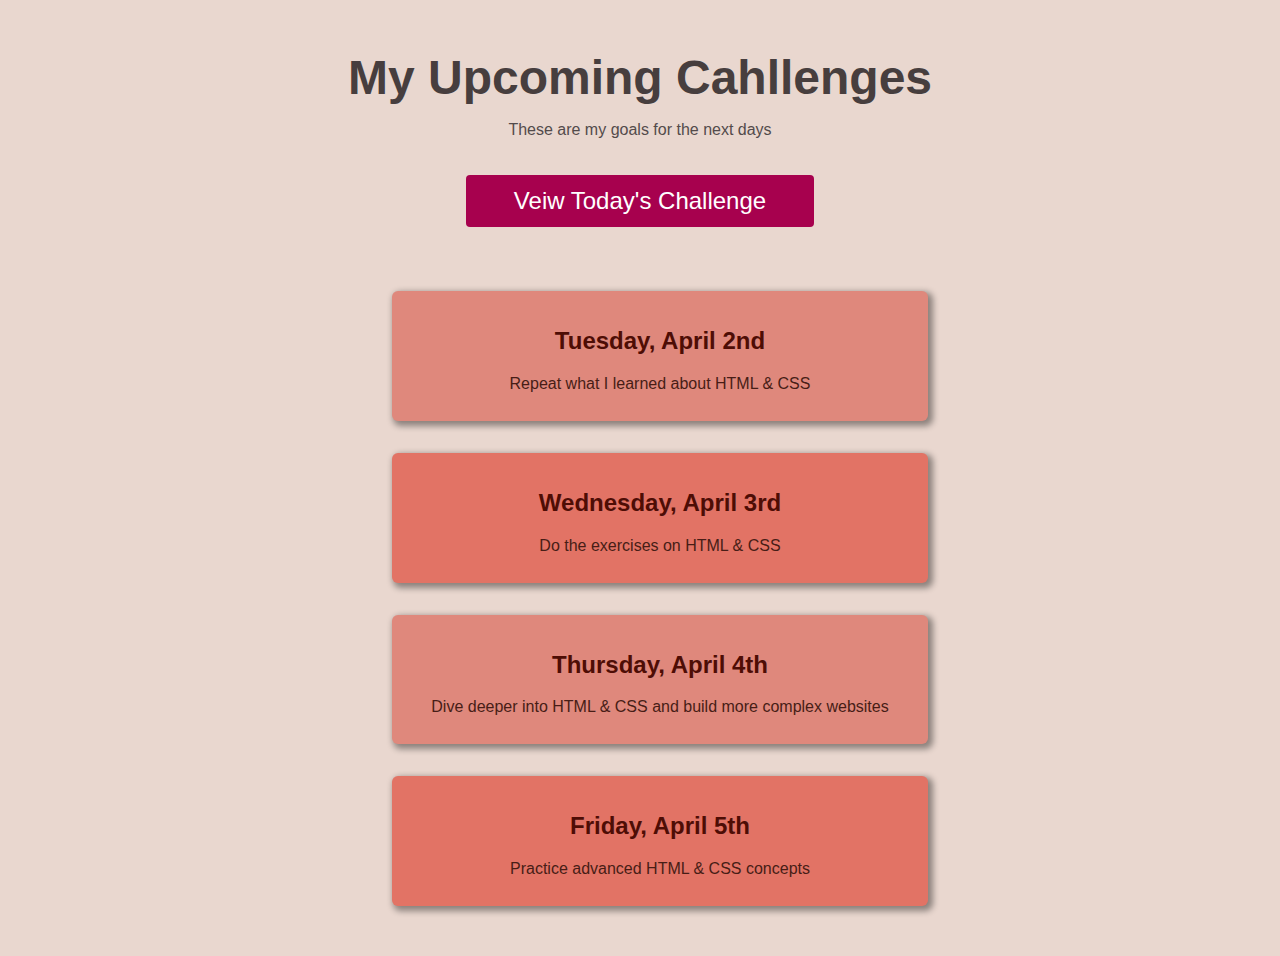
<file: full-week.html>
<!DOCTYPE html>
<html lang="en">

<head>
  <meta charset="UTF-8">
  <meta http-equiv="X-UA-Compatible" content="IE=edge">
  <meta name="viewport" content="width=device-width, initial-scale=1.0">
  <title>My Upcoming Challenge</title>
  <link rel="stylesheet" href="styles/shared.css" />
  <link rel="stylesheet" href="styles/full-week.css">
</head>

<body>
  <header>
    <h1>
      My Upcoming Cahllenges
    </h1>
    <p id="description">These are my goals for the next days</p>
    <a href="index.html">Veiw Today's Challenge</a>
  </header>
  <main>
    <ol>
      <li>
        <h2>Tuesday, April 2nd</h2>
        <p class="daily-goal">Repeat what I learned about HTML & CSS</p>
      </li>
      <li class="highlight-goal">
        <h2>Wednesday, April 3rd</h2>
        <p class="daily-goal">Do the exercises on HTML & CSS</p>
      </li>
      <li>
        <h2>Thursday, April 4th</h2>
        <p class="daily-goal">Dive deeper into HTML & CSS and build more complex websites</p>
      </li>
      <li class="highlight-goal">
        <h2>Friday, April 5th</h2>
        <p class="daily-goal">Practice advanced HTML & CSS concepts </p>
      </li>
    </ol>
  </main>
</body>

</html>
</file>
<file: styles/shared.css>
body {
  text-align: center;
  background-color: rgb(233, 215, 207);
  margin: 50px;
}

h1 {
  font-family: 'Oswald', sans-serif;
  color: rgb(83, 75, 75);
}

p {
  font-family: 'Fira Sans', sans-serif;
  color: rgb(83, 75, 75);
}
a {
  font-family: 'Fira Sans', sans-serif;
  text-decoration: none;
  color: rgb(167, 1, 78);
}

a:hover {
  text-decoration: underline;
}
</file>
<file: styles/full-week.css>
header {
  margin-bottom: 64px;
}

h1 {
  font-size: 48px;
  color: rgb(71, 62, 62);
  margin: 12px;
}
/* #description {
  margin-bottom: 36px;
} */

header p {
  margin-bottom: 36px;
}
a {
  padding: 12px 48px;
  background-color: rgb(167, 1, 78);
  color: white;
  border-radius: 4px;
  font-size: 24px;
  display: inline-block;
  margin-bottom: 12px 0px;
}
a:hover {
  background-color: rgb(180, 12, 90);
  text-decoration: none;
}

ol {
  list-style: none;
  width: 600px;
  margin: 36px auto 0 auto;
}

li {
  padding: 16px;
  margin: 32px;
  background-color: rgb(223, 136, 124);
  border-radius: 6px;
  box-shadow: 0.2rem 0.2rem 0.4rem 0.1rem rgba(0, 0, 0, 0.4);
}
li:hover {
  cursor: pointer;
  box-shadow: 0.15rem 0.15rem 0.3rem rgba(0, 0, 0, 0.6);
}

h2 {
  color: rgb(78, 13, 5);
  font-family: 'Oswald', sans-serif;
}

/* main p {
  margin: 12px;
  color: rgb(71, 29, 22);
} */

.daily-goal {
  margin: 12px;
  color: rgb(71, 29, 22);
}
.highlight-goal {
  background-color: rgb(226, 115, 101);
}
</file>
